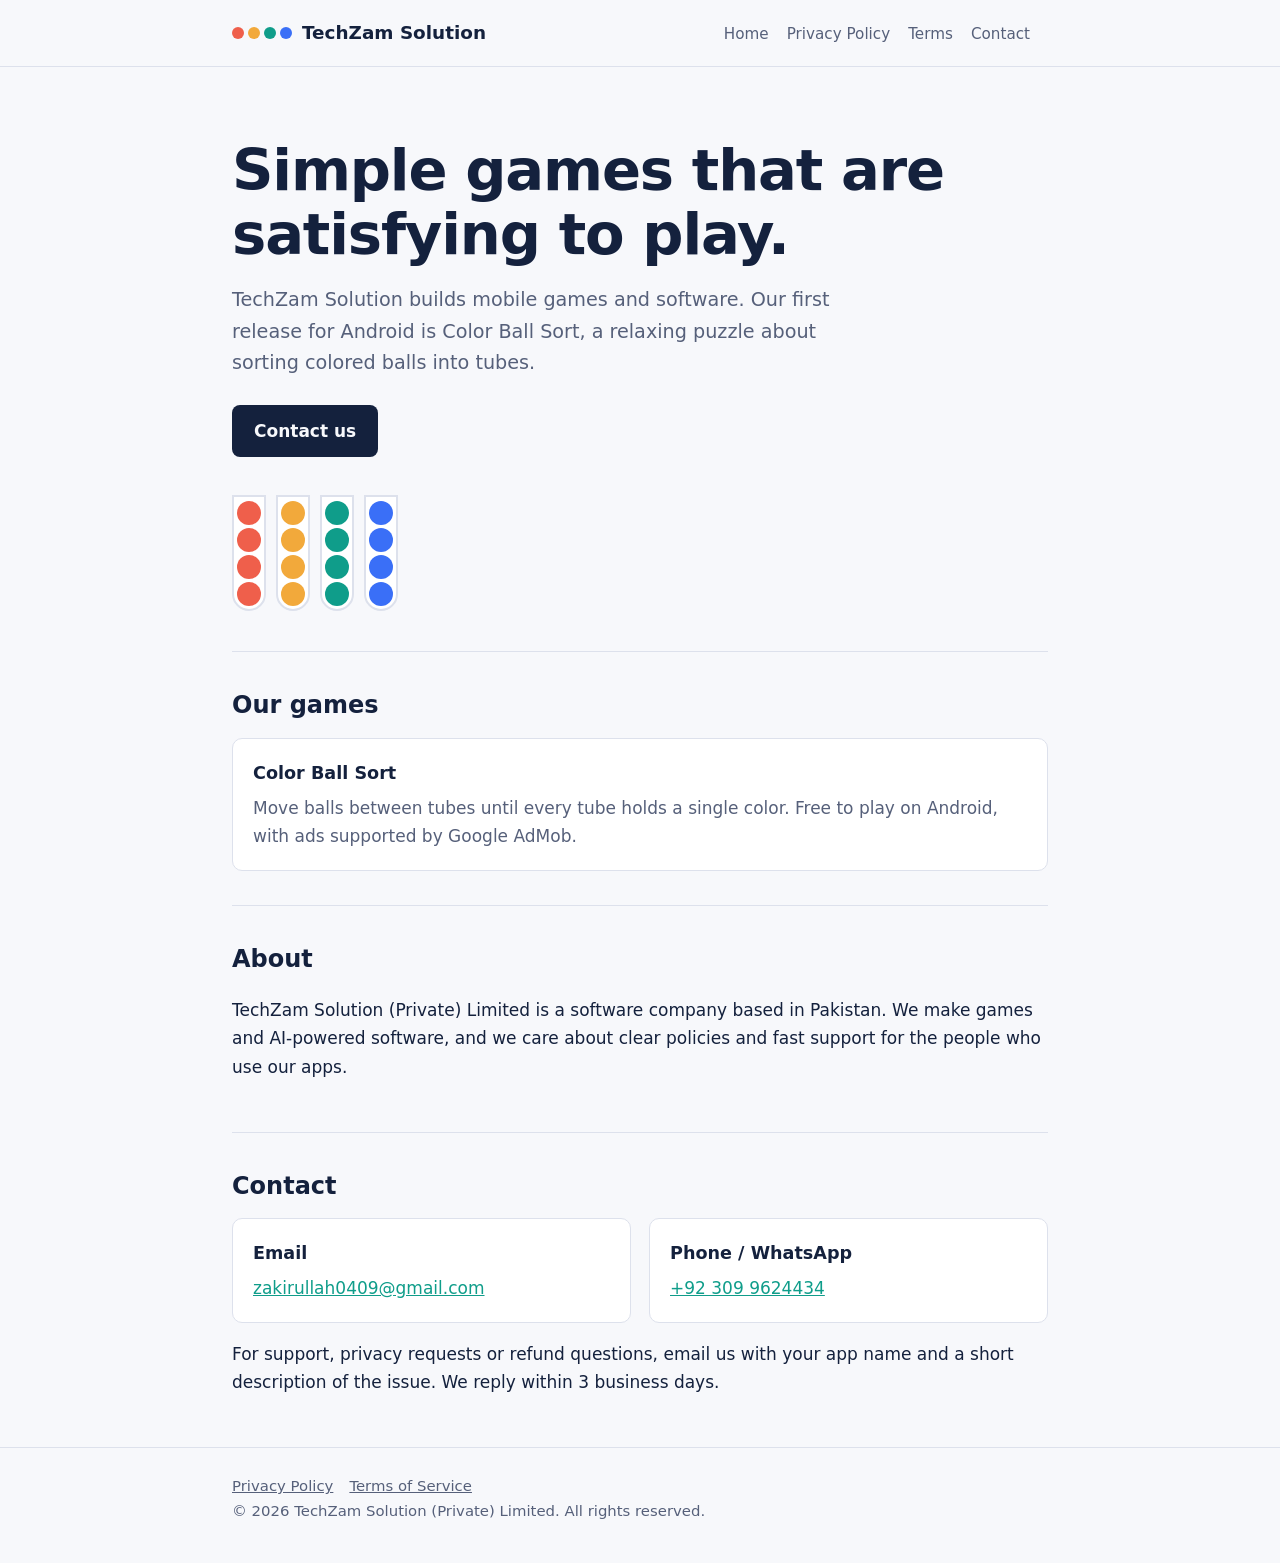
<file: index.html>
<!DOCTYPE html>
<html lang="en"><head><meta charset="utf-8"><meta name="viewport" content="width=device-width,initial-scale=1">
<title>Home | TechZam Solution</title><meta name="description" content="TechZam Solution builds mobile games, including Color Ball Sort for Android."><link rel="stylesheet" href="style.css"></head><body>
<header><div class="wrap"><a class="brand" href="index.html"><span class="dots"><i></i><i></i><i></i><i></i></span>TechZam Solution</a>
<nav><a href="index.html">Home</a><a href="privacy-policy.html">Privacy Policy</a><a href="terms.html">Terms</a><a href="index.html#contact">Contact</a></nav></div></header>
<main class="wrap">
<div class="hero">
<h1>Simple games that are satisfying to play.</h1>
<p>TechZam Solution builds mobile games and software. Our first release for Android is Color Ball Sort, a relaxing puzzle about sorting colored balls into tubes.</p>
<a class="btn" href="#contact">Contact us</a>
<div class="sorted" aria-hidden="true"><div class="tube c1"><i></i><i></i><i></i><i></i></div><div class="tube c2"><i></i><i></i><i></i><i></i></div><div class="tube c3"><i></i><i></i><i></i><i></i></div><div class="tube c4"><i></i><i></i><i></i><i></i></div></div>
</div>
<section id="games"><h2>Our games</h2>
<div class="grid"><div class="panel"><h3>Color Ball Sort</h3><p>Move balls between tubes until every tube holds a single color. Free to play on Android, with ads supported by Google AdMob.</p></div></div></section>
<section><h2>About</h2>
<p>TechZam Solution (Private) Limited is a software company based in Pakistan. We make games and AI-powered software, and we care about clear policies and fast support for the people who use our apps.</p></section>
<section id="contact"><h2>Contact</h2>
<div class="grid"><div class="panel"><h3>Email</h3><p><a href="mailto:zakirullah0409@gmail.com">zakirullah0409@gmail.com</a></p></div>
<div class="panel"><h3>Phone / WhatsApp</h3><p><a href="tel:+923099624434">+92 309 9624434</a></p></div></div>
<p>For support, privacy requests or refund questions, email us with your app name and a short description of the issue. We reply within 3 business days.</p></section>
</main>
<footer><div class="wrap"><a href="privacy-policy.html">Privacy Policy</a><a href="terms.html">Terms of Service</a><br>&copy; 2026 TechZam Solution (Private) Limited. All rights reserved.</div></footer></body></html>
</file>
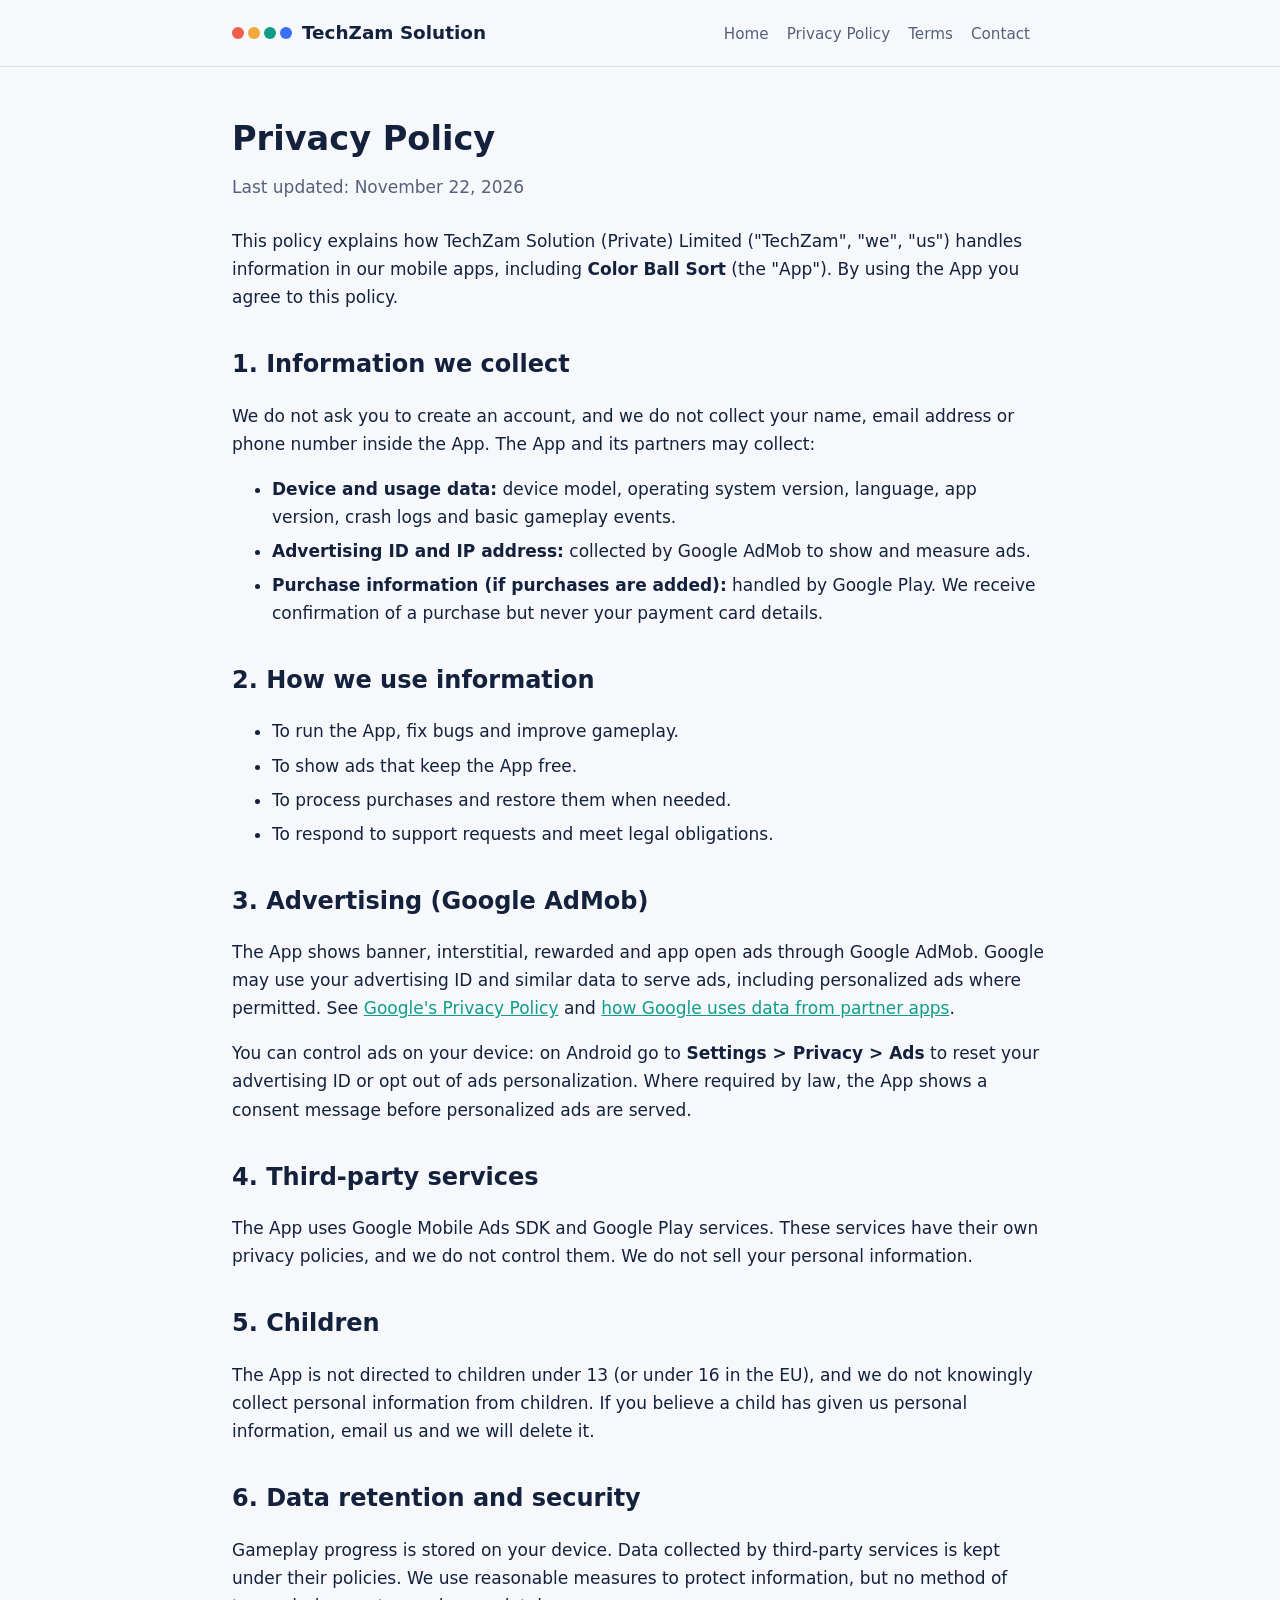
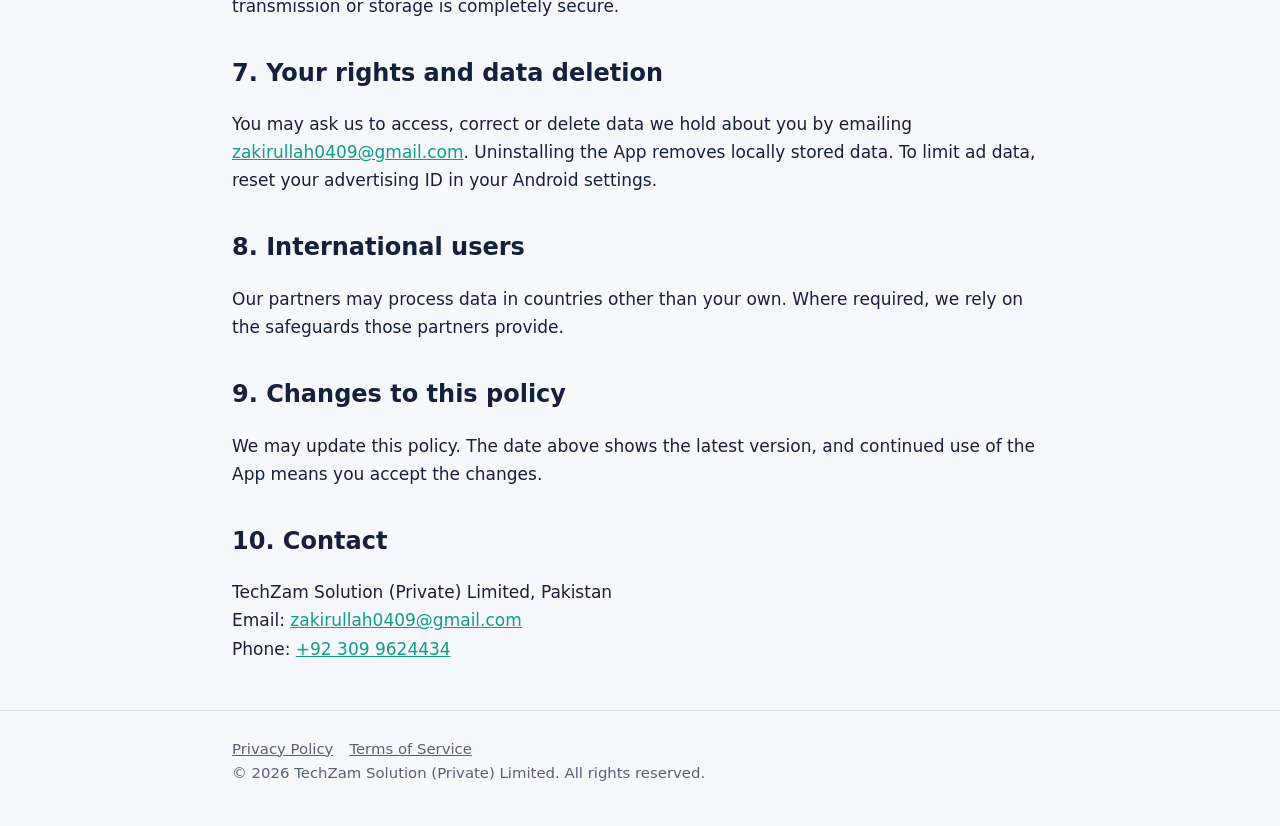
<file: privacy-policy.html>
<!DOCTYPE html>
<html lang="en"><head><meta charset="utf-8"><meta name="viewport" content="width=device-width,initial-scale=1">
<title>Privacy Policy | TechZam Solution</title><meta name="description" content="Privacy Policy for Color Ball Sort and other TechZam Solution apps."><link rel="stylesheet" href="style.css"></head><body>
<header><div class="wrap"><a class="brand" href="index.html"><span class="dots"><i></i><i></i><i></i><i></i></span>TechZam Solution</a>
<nav><a href="index.html">Home</a><a href="privacy-policy.html">Privacy Policy</a><a href="terms.html">Terms</a><a href="index.html#contact">Contact</a></nav></div></header>
<main class="wrap">
<div class="doc"><h1>Privacy Policy</h1><p class="meta">Last updated: November 22, 2026</p>
<p>This policy explains how TechZam Solution (Private) Limited ("TechZam", "we", "us") handles information in our mobile apps, including <strong>Color Ball Sort</strong> (the "App"). By using the App you agree to this policy.</p>
<h2>1. Information we collect</h2>
<p>We do not ask you to create an account, and we do not collect your name, email address or phone number inside the App. The App and its partners may collect:</p>
<ul><li><strong>Device and usage data:</strong> device model, operating system version, language, app version, crash logs and basic gameplay events.</li>
<li><strong>Advertising ID and IP address:</strong> collected by Google AdMob to show and measure ads.</li>
<li><strong>Purchase information (if purchases are added):</strong> handled by Google Play. We receive confirmation of a purchase but never your payment card details.</li></ul>
<h2>2. How we use information</h2>
<ul><li>To run the App, fix bugs and improve gameplay.</li><li>To show ads that keep the App free.</li><li>To process purchases and restore them when needed.</li><li>To respond to support requests and meet legal obligations.</li></ul>
<h2>3. Advertising (Google AdMob)</h2>
<p>The App shows banner, interstitial, rewarded and app open ads through Google AdMob. Google may use your advertising ID and similar data to serve ads, including personalized ads where permitted. See <a href="https://policies.google.com/privacy">Google's Privacy Policy</a> and <a href="https://policies.google.com/technologies/ads">how Google uses data from partner apps</a>.</p>
<p>You can control ads on your device: on Android go to <strong>Settings &gt; Privacy &gt; Ads</strong> to reset your advertising ID or opt out of ads personalization. Where required by law, the App shows a consent message before personalized ads are served.</p>
<h2>4. Third-party services</h2>
<p>The App uses Google Mobile Ads SDK and Google Play services. These services have their own privacy policies, and we do not control them. We do not sell your personal information.</p>
<h2>5. Children</h2>
<p>The App is not directed to children under 13 (or under 16 in the EU), and we do not knowingly collect personal information from children. If you believe a child has given us personal information, email us and we will delete it.</p>
<h2>6. Data retention and security</h2>
<p>Gameplay progress is stored on your device. Data collected by third-party services is kept under their policies. We use reasonable measures to protect information, but no method of transmission or storage is completely secure.</p>
<h2>7. Your rights and data deletion</h2>
<p>You may ask us to access, correct or delete data we hold about you by emailing <a href="mailto:zakirullah0409@gmail.com">zakirullah0409@gmail.com</a>. Uninstalling the App removes locally stored data. To limit ad data, reset your advertising ID in your Android settings.</p>
<h2>8. International users</h2>
<p>Our partners may process data in countries other than your own. Where required, we rely on the safeguards those partners provide.</p>
<h2>9. Changes to this policy</h2>
<p>We may update this policy. The date above shows the latest version, and continued use of the App means you accept the changes.</p>
<h2>10. Contact</h2>
<p>TechZam Solution (Private) Limited, Pakistan<br>Email: <a href="mailto:zakirullah0409@gmail.com">zakirullah0409@gmail.com</a><br>Phone: <a href="tel:+923099624434">+92 309 9624434</a></p></div>
</main>
<footer><div class="wrap"><a href="privacy-policy.html">Privacy Policy</a><a href="terms.html">Terms of Service</a><br>&copy; 2026 TechZam Solution (Private) Limited. All rights reserved.</div></footer></body></html>
</file>
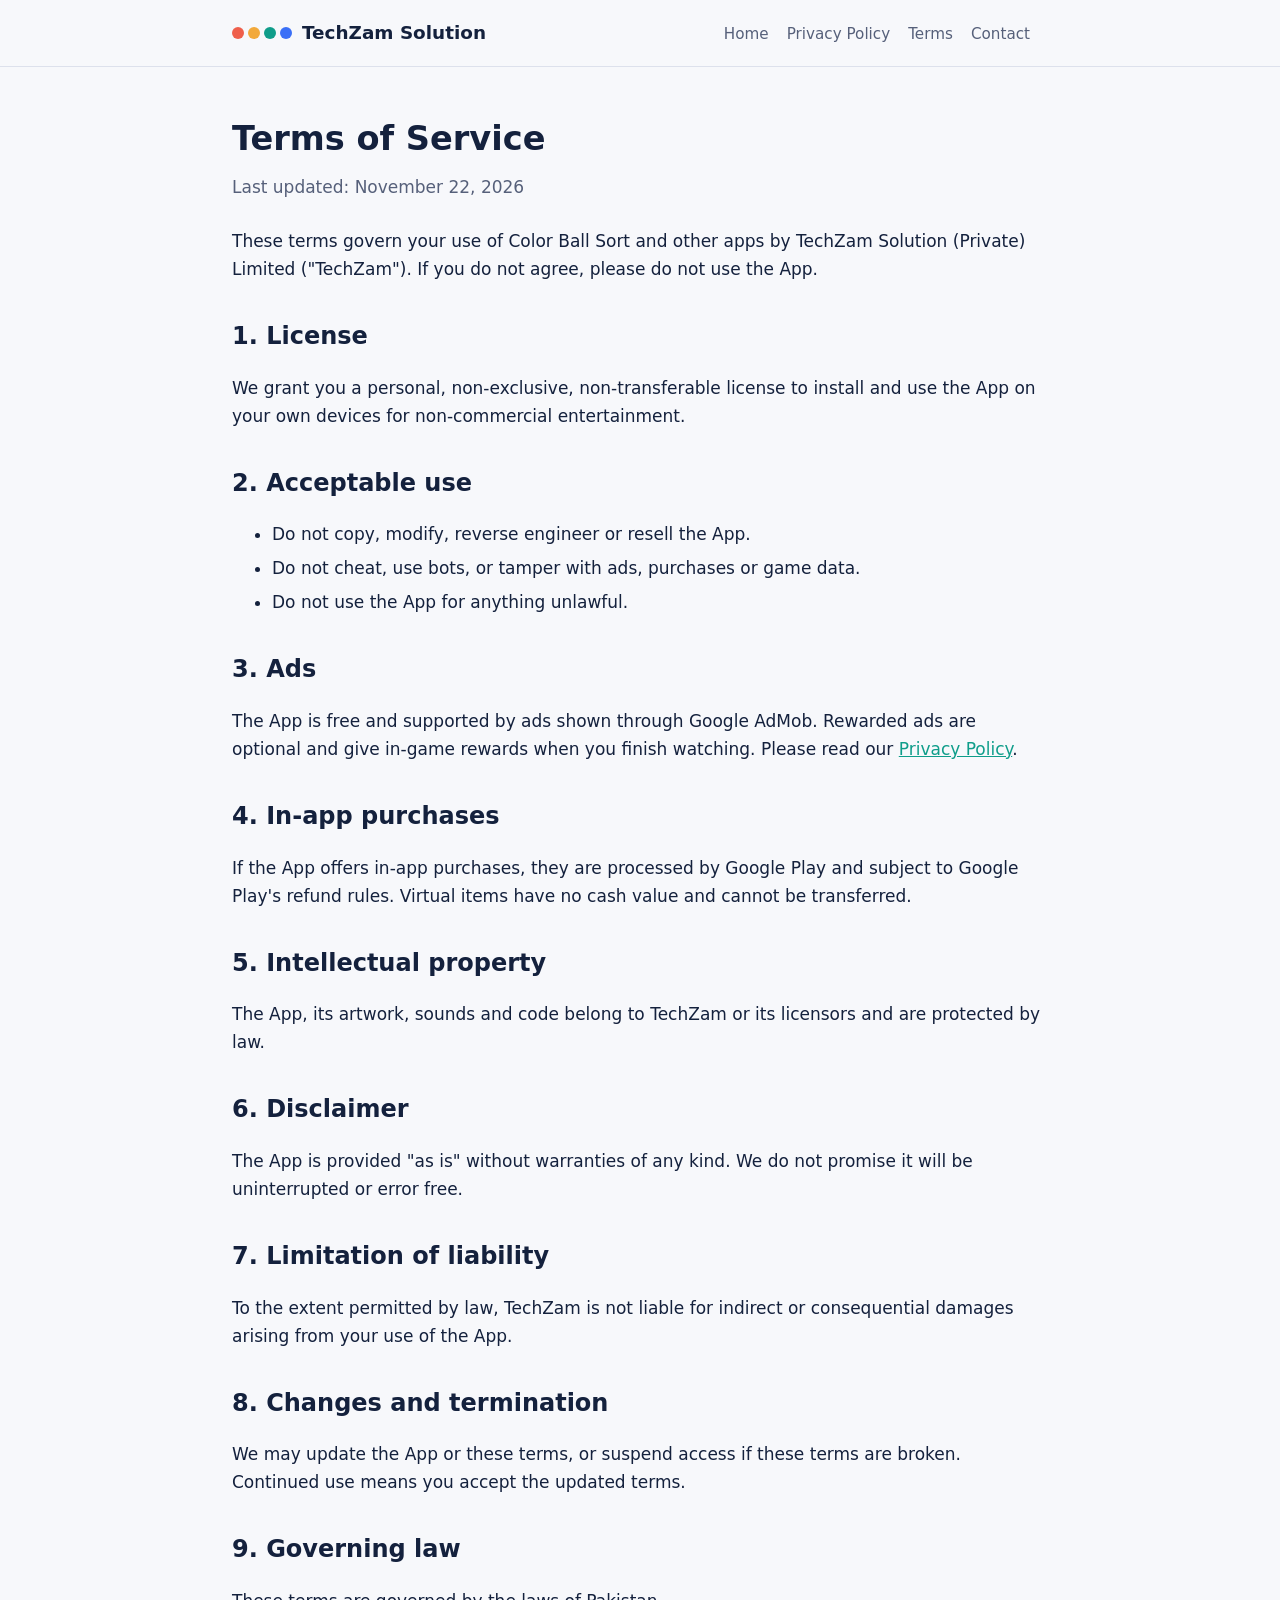
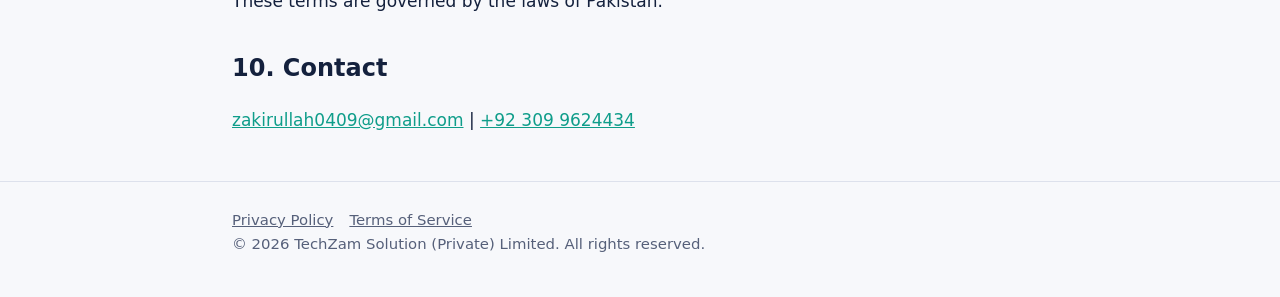
<file: terms.html>
<!DOCTYPE html>
<html lang="en"><head><meta charset="utf-8"><meta name="viewport" content="width=device-width,initial-scale=1">
<title>Terms of Service | TechZam Solution</title><meta name="description" content="Terms of Service for Color Ball Sort and other TechZam Solution apps."><link rel="stylesheet" href="style.css"></head><body>
<header><div class="wrap"><a class="brand" href="index.html"><span class="dots"><i></i><i></i><i></i><i></i></span>TechZam Solution</a>
<nav><a href="index.html">Home</a><a href="privacy-policy.html">Privacy Policy</a><a href="terms.html">Terms</a><a href="index.html#contact">Contact</a></nav></div></header>
<main class="wrap">
<div class="doc"><h1>Terms of Service</h1><p class="meta">Last updated: November 22, 2026</p>
<p>These terms govern your use of Color Ball Sort and other apps by TechZam Solution (Private) Limited ("TechZam"). If you do not agree, please do not use the App.</p>
<h2>1. License</h2><p>We grant you a personal, non-exclusive, non-transferable license to install and use the App on your own devices for non-commercial entertainment.</p>
<h2>2. Acceptable use</h2><ul><li>Do not copy, modify, reverse engineer or resell the App.</li><li>Do not cheat, use bots, or tamper with ads, purchases or game data.</li><li>Do not use the App for anything unlawful.</li></ul>
<h2>3. Ads</h2><p>The App is free and supported by ads shown through Google AdMob. Rewarded ads are optional and give in-game rewards when you finish watching. Please read our <a href="privacy-policy.html">Privacy Policy</a>.</p>
<h2>4. In-app purchases</h2><p>If the App offers in-app purchases, they are processed by Google Play and subject to Google Play's refund rules. Virtual items have no cash value and cannot be transferred.</p>
<h2>5. Intellectual property</h2><p>The App, its artwork, sounds and code belong to TechZam or its licensors and are protected by law.</p>
<h2>6. Disclaimer</h2><p>The App is provided "as is" without warranties of any kind. We do not promise it will be uninterrupted or error free.</p>
<h2>7. Limitation of liability</h2><p>To the extent permitted by law, TechZam is not liable for indirect or consequential damages arising from your use of the App.</p>
<h2>8. Changes and termination</h2><p>We may update the App or these terms, or suspend access if these terms are broken. Continued use means you accept the updated terms.</p>
<h2>9. Governing law</h2><p>These terms are governed by the laws of Pakistan.</p>
<h2>10. Contact</h2><p><a href="mailto:zakirullah0409@gmail.com">zakirullah0409@gmail.com</a> | <a href="tel:+923099624434">+92 309 9624434</a></p></div>
</main>
<footer><div class="wrap"><a href="privacy-policy.html">Privacy Policy</a><a href="terms.html">Terms of Service</a><br>&copy; 2026 TechZam Solution (Private) Limited. All rights reserved.</div></footer></body></html>
</file>
<file: style.css>
:root{--bg:#f7f8fb;--ink:#14213d;--mute:#56607a;--line:#dde1ec;--teal:#0f9d8a;--coral:#ef5f4b;--amber:#f2a93b;--blue:#3a6ff7;--card:#fff}
@media(prefers-color-scheme:dark){:root{--bg:#10151f;--ink:#eef1f8;--mute:#a0a9bf;--line:#2a3345;--card:#171e2c}}
*{box-sizing:border-box}
body{margin:0;background:var(--bg);color:var(--ink);font:17px/1.65 "Segoe UI",system-ui,-apple-system,Roboto,sans-serif}
a{color:var(--teal)}a:focus-visible{outline:3px solid var(--amber);outline-offset:2px}
.wrap{max-width:860px;margin:0 auto;padding:0 22px}
header{border-bottom:1px solid var(--line)}
header .wrap{display:flex;flex-wrap:wrap;gap:12px 28px;align-items:center;justify-content:space-between;padding-top:18px;padding-bottom:18px}
.brand{font-weight:700;font-size:1.15rem;color:var(--ink);text-decoration:none;display:flex;align-items:center;gap:10px}
.dots{display:inline-flex;gap:4px}.dots i{width:12px;height:12px;border-radius:50%;display:block}
.dots i:nth-child(1){background:var(--coral)}.dots i:nth-child(2){background:var(--amber)}.dots i:nth-child(3){background:var(--teal)}.dots i:nth-child(4){background:var(--blue)}
nav a{margin-right:18px;color:var(--mute);text-decoration:none;font-size:.95rem}nav a:hover{color:var(--ink)}
.hero{padding:72px 0 40px}
.hero h1{font-size:clamp(2.2rem,6vw,3.6rem);line-height:1.1;margin:0 0 18px;letter-spacing:-.02em;max-width:16em}
.hero p{font-size:1.2rem;color:var(--mute);max-width:34em;margin:0 0 26px}
.btn{display:inline-block;background:var(--ink);color:var(--bg);padding:12px 22px;border-radius:8px;text-decoration:none;font-weight:600}
.btn:hover{background:var(--teal);color:#fff}
.sorted{display:flex;gap:10px;margin-top:38px}
.tube{width:34px;height:116px;border:2px solid var(--line);border-radius:0 0 17px 17px;display:flex;flex-direction:column-reverse;gap:3px;padding:3px;background:var(--card)}
.tube i{display:block;height:24px;border-radius:50%}
.c1 i{background:var(--coral)}.c2 i{background:var(--amber)}.c3 i{background:var(--teal)}.c4 i{background:var(--blue)}
section{padding:34px 0;border-top:1px solid var(--line)}
h2{font-size:1.5rem;margin:0 0 12px}
.grid{display:grid;grid-template-columns:repeat(auto-fit,minmax(240px,1fr));gap:18px}
.panel{background:var(--card);border:1px solid var(--line);border-radius:10px;padding:20px}
.panel h3{margin:0 0 6px;font-size:1.1rem}.panel p{margin:0;color:var(--mute)}
.doc{padding:44px 0 30px}.doc h1{font-size:2.1rem;margin:0 0 6px}.doc h2{margin-top:34px}
.doc .meta{color:var(--mute);margin:0 0 26px}.doc li{margin:6px 0}
footer{border-top:1px solid var(--line);padding:26px 0 40px;color:var(--mute);font-size:.93rem}
footer a{color:var(--mute);margin-right:16px}
</file>
